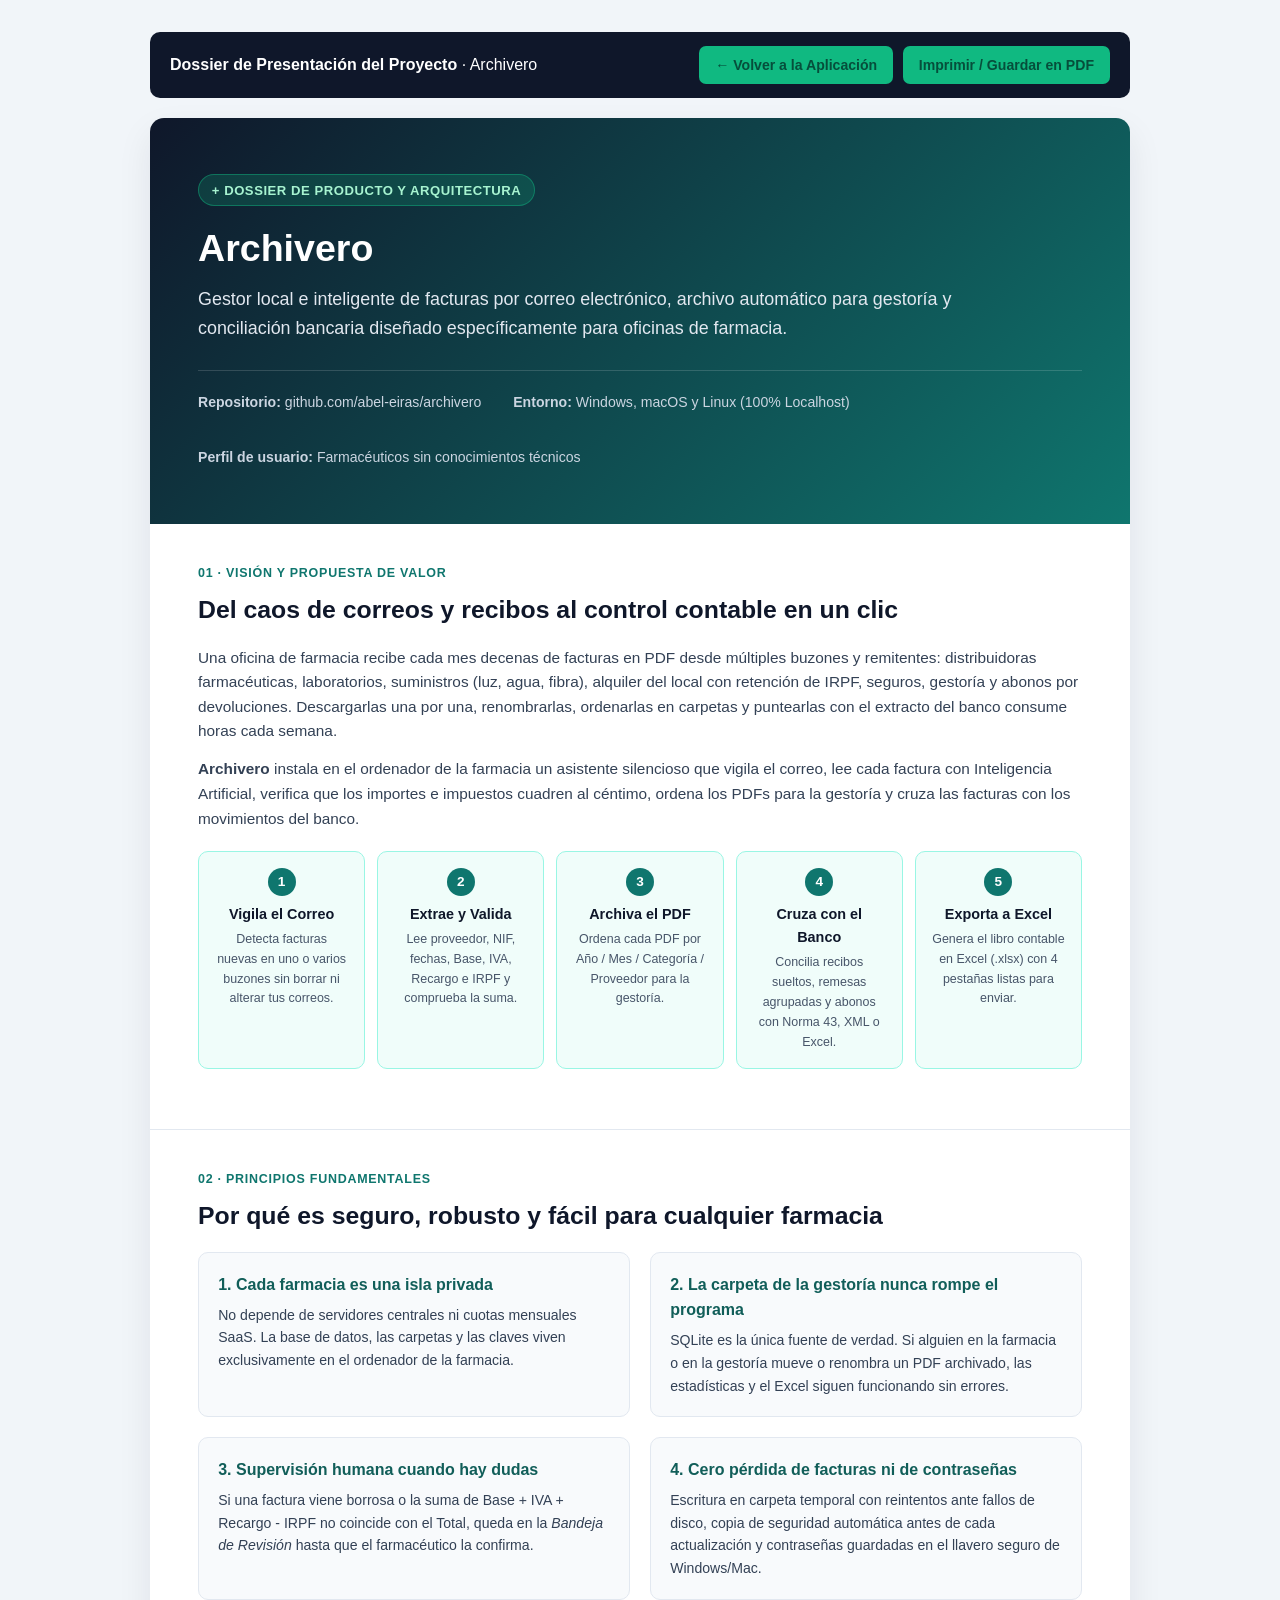
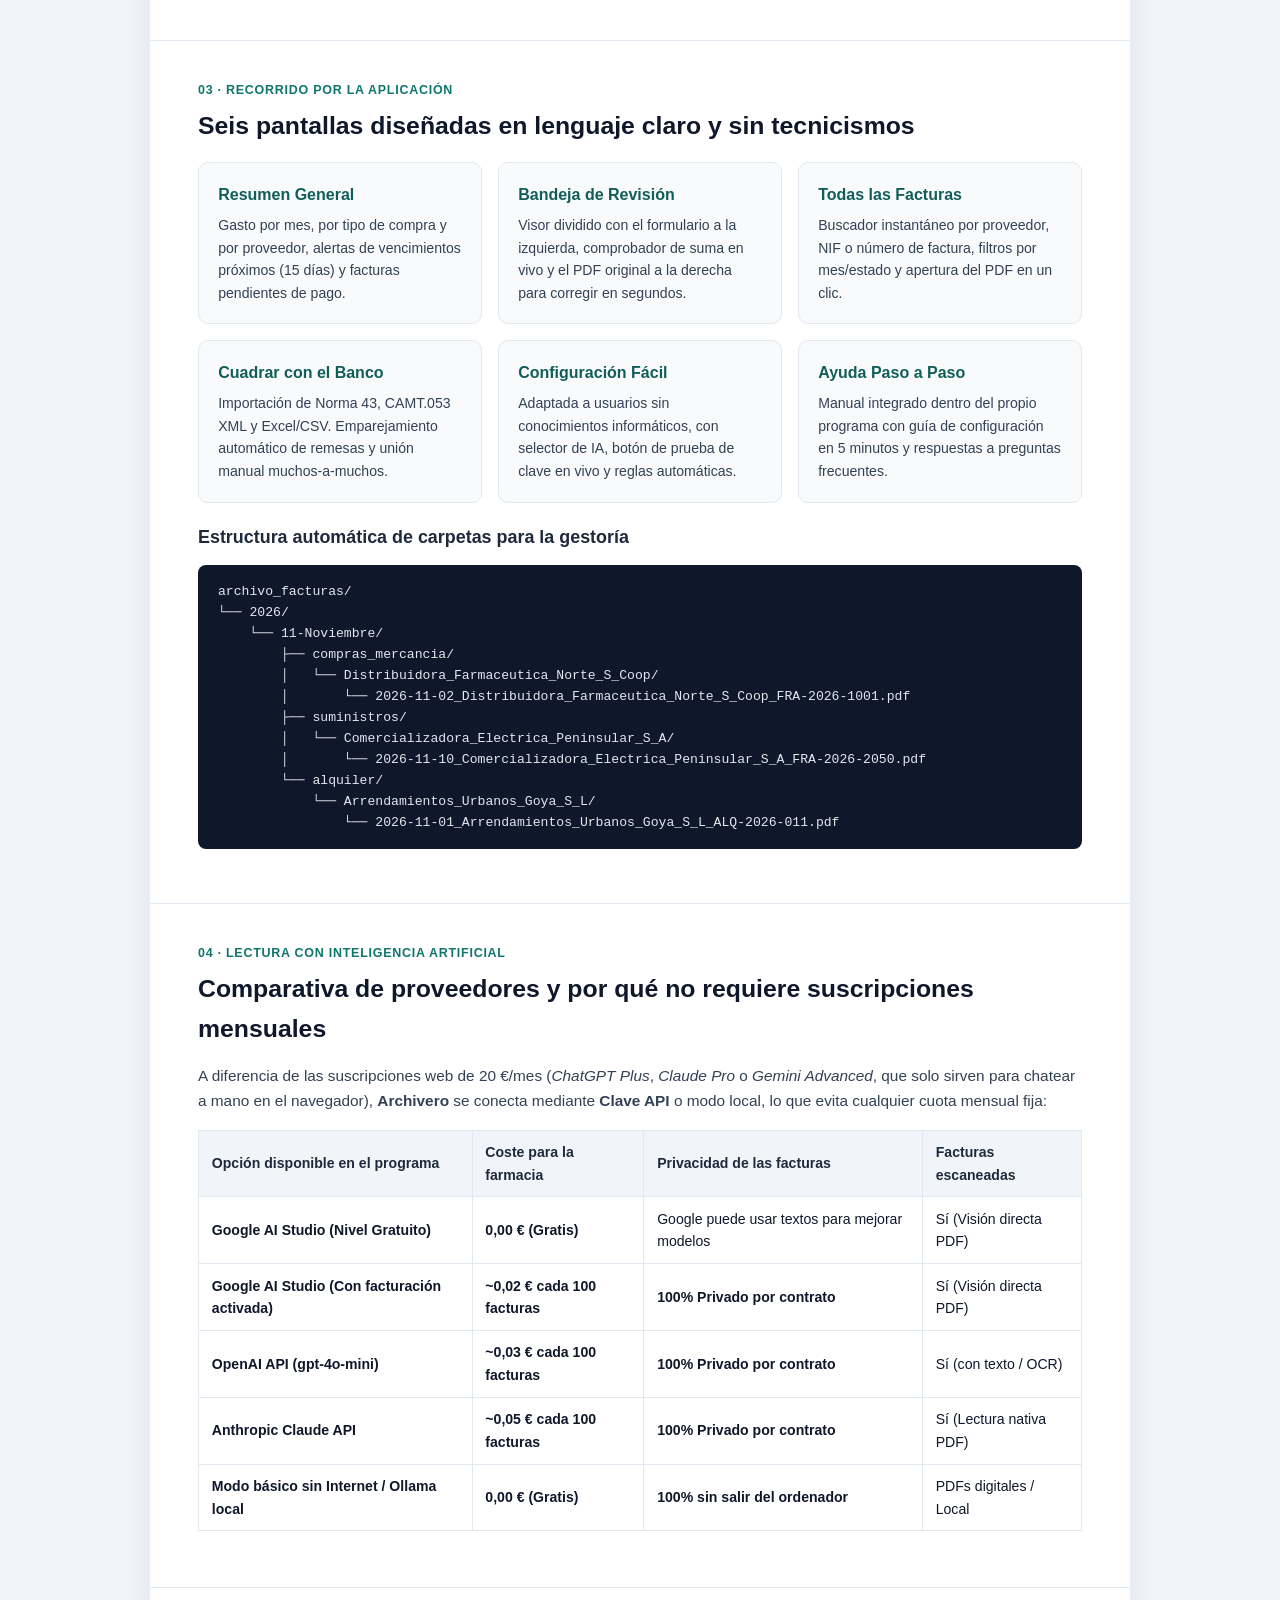
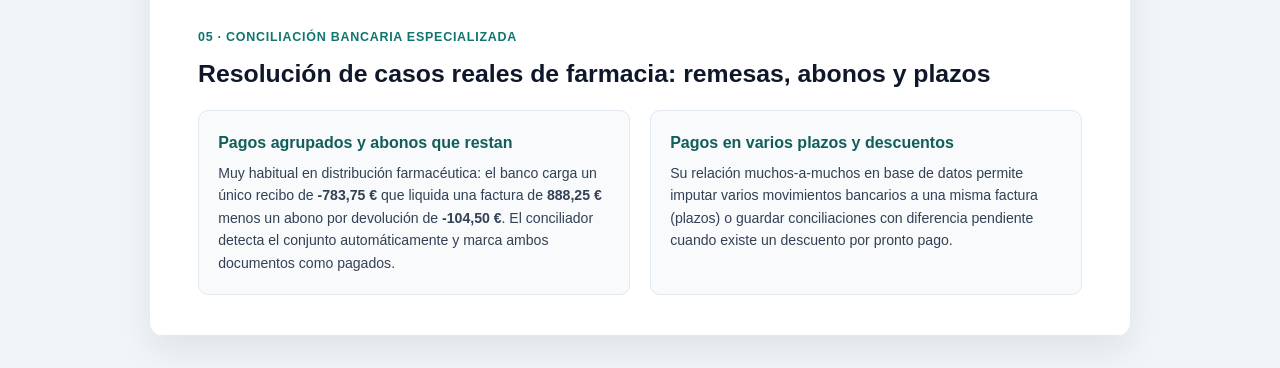
<file: docs/presentacion_proyecto.html>
<!DOCTYPE html>
<html lang="es">
<head>
  <meta charset="UTF-8" />
  <meta name="viewport" content="width=device-width, initial-scale=1.0" />
  <title>Dossier de Presentación — Archivero</title>
  <style>
    :root {
      --primary: #0f766e;
      --primary-dark: #115e59;
      --accent: #10b981;
      --bg: #f1f5f9;
      --paper: #ffffff;
      --text: #0f172a;
      --muted: #475569;
      --border: #e2e8f0;
    }

    * {
      box-sizing: border-box;
      margin: 0;
      padding: 0;
    }

    body {
      font-family: -apple-system, BlinkMacSystemFont, "Segoe UI", Roboto, Helvetica, Arial, sans-serif;
      background: var(--bg);
      color: var(--text);
      line-height: 1.6;
      padding: 2rem 1rem;
    }

    .toolbar {
      max-width: 980px;
      margin: 0 auto 1.25rem auto;
      display: flex;
      justify-content: space-between;
      align-items: center;
      background: #0f172a;
      color: #ffffff;
      padding: 0.85rem 1.25rem;
      border-radius: 10px;
    }

    .toolbar a, .toolbar button {
      background: var(--accent);
      color: #064e3b;
      border: none;
      padding: 0.5rem 1rem;
      border-radius: 7px;
      font-weight: 700;
      font-size: 0.88rem;
      cursor: pointer;
      text-decoration: none;
    }

    .document {
      max-width: 980px;
      margin: 0 auto;
      background: var(--paper);
      border-radius: 14px;
      box-shadow: 0 15px 35px rgba(15, 23, 42, 0.08);
      overflow: hidden;
    }

    /* Portada */
    .cover {
      background: linear-gradient(135deg, #0f172a 0%, #0f766e 100%);
      color: #ffffff;
      padding: 3.5rem 3rem;
      position: relative;
    }

    .cover-badge {
      display: inline-flex;
      align-items: center;
      gap: 0.5rem;
      background: rgba(16, 185, 129, 0.2);
      border: 1px solid rgba(16, 185, 129, 0.45);
      color: #a7f3d0;
      font-weight: 700;
      font-size: 0.82rem;
      padding: 0.3rem 0.8rem;
      border-radius: 999px;
      margin-bottom: 1.25rem;
      text-transform: uppercase;
      letter-spacing: 0.04em;
    }

    .cover h1 {
      font-size: 2.35rem;
      line-height: 1.2;
      font-weight: 800;
      margin-bottom: 0.85rem;
    }

    .cover p.lead {
      font-size: 1.12rem;
      color: #e2e8f0;
      max-width: 760px;
      margin-bottom: 1.75rem;
    }

    .cover-meta {
      display: flex;
      gap: 2rem;
      flex-wrap: wrap;
      font-size: 0.88rem;
      color: #cbd5e1;
      border-top: 1px solid rgba(255, 255, 255, 0.15);
      padding-top: 1.25rem;
    }

    /* Secciones */
    .section {
      padding: 2.5rem 3rem;
      border-bottom: 1px solid var(--border);
    }

    .section-tag {
      color: var(--primary);
      font-weight: 800;
      font-size: 0.78rem;
      text-transform: uppercase;
      letter-spacing: 0.06em;
      margin-bottom: 0.35rem;
    }

    .section h2 {
      font-size: 1.55rem;
      font-weight: 800;
      margin-bottom: 1rem;
      color: #0f172a;
    }

    .section h3 {
      font-size: 1.12rem;
      font-weight: 700;
      margin: 1.25rem 0 0.45rem 0;
      color: #1e293b;
    }

    .section p {
      color: #334155;
      margin-bottom: 0.85rem;
      font-size: 0.96rem;
    }

    .grid-2 {
      display: grid;
      grid-template-columns: repeat(auto-fit, minmax(360px, 1fr));
      gap: 1.25rem;
      margin-top: 1rem;
    }

    .grid-3 {
      display: grid;
      grid-template-columns: repeat(auto-fit, minmax(240px, 1fr));
      gap: 1rem;
      margin-top: 1rem;
    }

    .feature-box {
      border: 1px solid var(--border);
      border-radius: 10px;
      padding: 1.2rem;
      background: #f8fafc;
    }

    .feature-box h4 {
      font-size: 1rem;
      font-weight: 700;
      color: var(--primary-dark);
      margin-bottom: 0.4rem;
    }

    .feature-box p {
      font-size: 0.88rem;
      margin-bottom: 0;
    }

    /* Flujo en pasos */
    .flow-steps {
      display: grid;
      grid-template-columns: repeat(auto-fit, minmax(160px, 1fr));
      gap: 0.75rem;
      margin: 1.25rem 0;
    }

    .flow-step {
      background: #f0fdfa;
      border: 1px solid #99f6e4;
      border-radius: 10px;
      padding: 1rem;
      text-align: center;
    }

    .flow-step .num {
      width: 28px;
      height: 28px;
      border-radius: 999px;
      background: var(--primary);
      color: #fff;
      font-weight: 700;
      font-size: 0.85rem;
      display: inline-flex;
      align-items: center;
      justify-content: center;
      margin-bottom: 0.4rem;
    }

    .flow-step h5 {
      font-size: 0.9rem;
      margin-bottom: 0.25rem;
      color: #0f172a;
    }

    .flow-step p {
      font-size: 0.78rem;
      color: #475569;
      margin-bottom: 0;
    }

    table {
      width: 100%;
      border-collapse: collapse;
      margin: 1rem 0;
      font-size: 0.88rem;
    }

    th, td {
      border: 1px solid var(--border);
      padding: 0.65rem 0.8rem;
      text-align: left;
    }

    th {
      background: #f1f5f9;
      font-weight: 700;
      color: #1e293b;
    }

    .callout {
      background: #fffbeb;
      border-left: 4px solid #f59e0b;
      padding: 1rem 1.2rem;
      border-radius: 6px;
      margin: 1rem 0;
      font-size: 0.9rem;
      color: #78350f;
    }

    pre {
      background: #0f172a;
      color: #e2e8f0;
      padding: 1rem 1.25rem;
      border-radius: 8px;
      font-size: 0.82rem;
      overflow-x: auto;
      margin: 0.85rem 0;
    }

    @media print {
      body {
        background: #ffffff;
        padding: 0;
      }
      .toolbar {
        display: none;
      }
      .document {
        box-shadow: none;
        border-radius: 0;
      }
      .section {
        page-break-inside: avoid;
      }
    }
  </style>
</head>
<body>
  <div class="toolbar">
    <div><strong>Dossier de Presentación del Proyecto</strong> · Archivero</div>
    <div style="display:flex; gap:0.6rem;">
      <a href="/">← Volver a la Aplicación</a>
      <button onclick="window.print()">Imprimir / Guardar en PDF</button>
    </div>
  </div>

  <article class="document">
    <header class="cover">
      <div class="cover-badge">+ Dossier de Producto y Arquitectura</div>
      <h1>Archivero</h1>
      <p class="lead">
        Gestor local e inteligente de facturas por correo electrónico, archivo automático para gestoría y conciliación bancaria diseñado específicamente para oficinas de farmacia.
      </p>
      <div class="cover-meta">
        <div><strong>Repositorio:</strong> github.com/abel-eiras/archivero</div>
        <div><strong>Entorno:</strong> Windows, macOS y Linux (100% Localhost)</div>
        <div><strong>Perfil de usuario:</strong> Farmacéuticos sin conocimientos técnicos</div>
      </div>
    </header>

    <!-- 1. Problema y Propuesta de Valor -->
    <section class="section">
      <div class="section-tag">01 · Visión y Propuesta de Valor</div>
      <h2>Del caos de correos y recibos al control contable en un clic</h2>
      <p>
        Una oficina de farmacia recibe cada mes decenas de facturas en PDF desde múltiples buzones y remitentes: distribuidoras farmacéuticas, laboratorios, suministros (luz, agua, fibra), alquiler del local con retención de IRPF, seguros, gestoría y abonos por devoluciones. Descargarlas una por una, renombrarlas, ordenarlas en carpetas y puntearlas con el extracto del banco consume horas cada semana.
      </p>
      <p>
        <strong>Archivero</strong> instala en el ordenador de la farmacia un asistente silencioso que vigila el correo, lee cada factura con Inteligencia Artificial, verifica que los importes e impuestos cuadren al céntimo, ordena los PDFs para la gestoría y cruza las facturas con los movimientos del banco.
      </p>

      <div class="flow-steps">
        <div class="flow-step">
          <div class="num">1</div>
          <h5>Vigila el Correo</h5>
          <p>Detecta facturas nuevas en uno o varios buzones sin borrar ni alterar tus correos.</p>
        </div>
        <div class="flow-step">
          <div class="num">2</div>
          <h5>Extrae y Valida</h5>
          <p>Lee proveedor, NIF, fechas, Base, IVA, Recargo e IRPF y comprueba la suma.</p>
        </div>
        <div class="flow-step">
          <div class="num">3</div>
          <h5>Archiva el PDF</h5>
          <p>Ordena cada PDF por Año / Mes / Categoría / Proveedor para la gestoría.</p>
        </div>
        <div class="flow-step">
          <div class="num">4</div>
          <h5>Cruza con el Banco</h5>
          <p>Concilia recibos sueltos, remesas agrupadas y abonos con Norma 43, XML o Excel.</p>
        </div>
        <div class="flow-step">
          <div class="num">5</div>
          <h5>Exporta a Excel</h5>
          <p>Genera el libro contable en Excel (.xlsx) con 4 pestañas listas para enviar.</p>
        </div>
      </div>
    </section>

    <!-- 2. Principios de Diseño -->
    <section class="section">
      <div class="section-tag">02 · Principios Fundamentales</div>
      <h2>Por qué es seguro, robusto y fácil para cualquier farmacia</h2>
      <div class="grid-2">
        <div class="feature-box">
          <h4>1. Cada farmacia es una isla privada</h4>
          <p>No depende de servidores centrales ni cuotas mensuales SaaS. La base de datos, las carpetas y las claves viven exclusivamente en el ordenador de la farmacia.</p>
        </div>
        <div class="feature-box">
          <h4>2. La carpeta de la gestoría nunca rompe el programa</h4>
          <p>SQLite es la única fuente de verdad. Si alguien en la farmacia o en la gestoría mueve o renombra un PDF archivado, las estadísticas y el Excel siguen funcionando sin errores.</p>
        </div>
        <div class="feature-box">
          <h4>3. Supervisión humana cuando hay dudas</h4>
          <p>Si una factura viene borrosa o la suma de Base + IVA + Recargo - IRPF no coincide con el Total, queda en la <em>Bandeja de Revisión</em> hasta que el farmacéutico la confirma.</p>
        </div>
        <div class="feature-box">
          <h4>4. Cero pérdida de facturas ni de contraseñas</h4>
          <p>Escritura en carpeta temporal con reintentos ante fallos de disco, copia de seguridad automática antes de cada actualización y contraseñas guardadas en el llavero seguro de Windows/Mac.</p>
        </div>
      </div>
    </section>

    <!-- 3. Pantallas de la aplicación -->
    <section class="section">
      <div class="section-tag">03 · Recorrido por la Aplicación</div>
      <h2>Seis pantallas diseñadas en lenguaje claro y sin tecnicismos</h2>
      <div class="grid-3">
        <div class="feature-box">
          <h4>Resumen General</h4>
          <p>Gasto por mes, por tipo de compra y por proveedor, alertas de vencimientos próximos (15 días) y facturas pendientes de pago.</p>
        </div>
        <div class="feature-box">
          <h4>Bandeja de Revisión</h4>
          <p>Visor dividido con el formulario a la izquierda, comprobador de suma en vivo y el PDF original a la derecha para corregir en segundos.</p>
        </div>
        <div class="feature-box">
          <h4>Todas las Facturas</h4>
          <p>Buscador instantáneo por proveedor, NIF o número de factura, filtros por mes/estado y apertura del PDF en un clic.</p>
        </div>
        <div class="feature-box">
          <h4>Cuadrar con el Banco</h4>
          <p>Importación de Norma 43, CAMT.053 XML y Excel/CSV. Emparejamiento automático de remesas y unión manual muchos-a-muchos.</p>
        </div>
        <div class="feature-box">
          <h4>Configuración Fácil</h4>
          <p>Adaptada a usuarios sin conocimientos informáticos, con selector de IA, botón de prueba de clave en vivo y reglas automáticas.</p>
        </div>
        <div class="feature-box">
          <h4>Ayuda Paso a Paso</h4>
          <p>Manual integrado dentro del propio programa con guía de configuración en 5 minutos y respuestas a preguntas frecuentes.</p>
        </div>
      </div>

      <h3>Estructura automática de carpetas para la gestoría</h3>
      <pre>archivo_facturas/
└── 2026/
    └── 11-Noviembre/
        ├── compras_mercancia/
        │   └── Distribuidora_Farmaceutica_Norte_S_Coop/
        │       └── 2026-11-02_Distribuidora_Farmaceutica_Norte_S_Coop_FRA-2026-1001.pdf
        ├── suministros/
        │   └── Comercializadora_Electrica_Peninsular_S_A/
        │       └── 2026-11-10_Comercializadora_Electrica_Peninsular_S_A_FRA-2026-2050.pdf
        └── alquiler/
            └── Arrendamientos_Urbanos_Goya_S_L/
                └── 2026-11-01_Arrendamientos_Urbanos_Goya_S_L_ALQ-2026-011.pdf</pre>
    </section>

    <!-- 4. Inteligencia Artificial y Costes -->
    <section class="section">
      <div class="section-tag">04 · Lectura con Inteligencia Artificial</div>
      <h2>Comparativa de proveedores y por qué no requiere suscripciones mensuales</h2>
      <p>
        A diferencia de las suscripciones web de 20 €/mes (<em>ChatGPT Plus</em>, <em>Claude Pro</em> o <em>Gemini Advanced</em>, que solo sirven para chatear a mano en el navegador), <strong>Archivero</strong> se conecta mediante <strong>Clave API</strong> o modo local, lo que evita cualquier cuota mensual fija:
      </p>

      <table>
        <thead>
          <tr>
            <th>Opción disponible en el programa</th>
            <th>Coste para la farmacia</th>
            <th>Privacidad de las facturas</th>
            <th>Facturas escaneadas</th>
          </tr>
        </thead>
        <tbody>
          <tr>
            <td><strong>Google AI Studio (Nivel Gratuito)</strong></td>
            <td><strong>0,00 € (Gratis)</strong></td>
            <td>Google puede usar textos para mejorar modelos</td>
            <td>Sí (Visión directa PDF)</td>
          </tr>
          <tr>
            <td><strong>Google AI Studio (Con facturación activada)</strong></td>
            <td><strong>~0,02 € cada 100 facturas</strong></td>
            <td><strong>100% Privado por contrato</strong></td>
            <td>Sí (Visión directa PDF)</td>
          </tr>
          <tr>
            <td><strong>OpenAI API (gpt-4o-mini)</strong></td>
            <td><strong>~0,03 € cada 100 facturas</strong></td>
            <td><strong>100% Privado por contrato</strong></td>
            <td>Sí (con texto / OCR)</td>
          </tr>
          <tr>
            <td><strong>Anthropic Claude API</strong></td>
            <td><strong>~0,05 € cada 100 facturas</strong></td>
            <td><strong>100% Privado por contrato</strong></td>
            <td>Sí (Lectura nativa PDF)</td>
          </tr>
          <tr>
            <td><strong>Modo básico sin Internet / Ollama local</strong></td>
            <td><strong>0,00 € (Gratis)</strong></td>
            <td><strong>100% sin salir del ordenador</strong></td>
            <td>PDFs digitales / Local</td>
          </tr>
        </tbody>
      </table>
    </section>

    <!-- 5. Conciliación Bancaria -->
    <section class="section">
      <div class="section-tag">05 · Conciliación Bancaria Especializada</div>
      <h2>Resolución de casos reales de farmacia: remesas, abonos y plazos</h2>
      <div class="grid-2">
        <div class="feature-box">
          <h4>Pagos agrupados y abonos que restan</h4>
          <p>
            Muy habitual en distribución farmacéutica: el banco carga un único recibo de <strong>-783,75 €</strong> que liquida una factura de <strong>888,25 €</strong> menos un abono por devolución de <strong>-104,50 €</strong>. El conciliador detecta el conjunto automáticamente y marca ambos documentos como pagados.
          </p>
        </div>
        <div class="feature-box">
          <h4>Pagos en varios plazos y descuentos</h4>
          <p>
            Su relación muchos-a-muchos en base de datos permite imputar varios movimientos bancarios a una misma factura (plazos) o guardar conciliaciones con diferencia pendiente cuando existe un descuento por pronto pago.
          </p>
        </div>
      </div>
    </section>
  </article>
</body>
</html>
</file>
